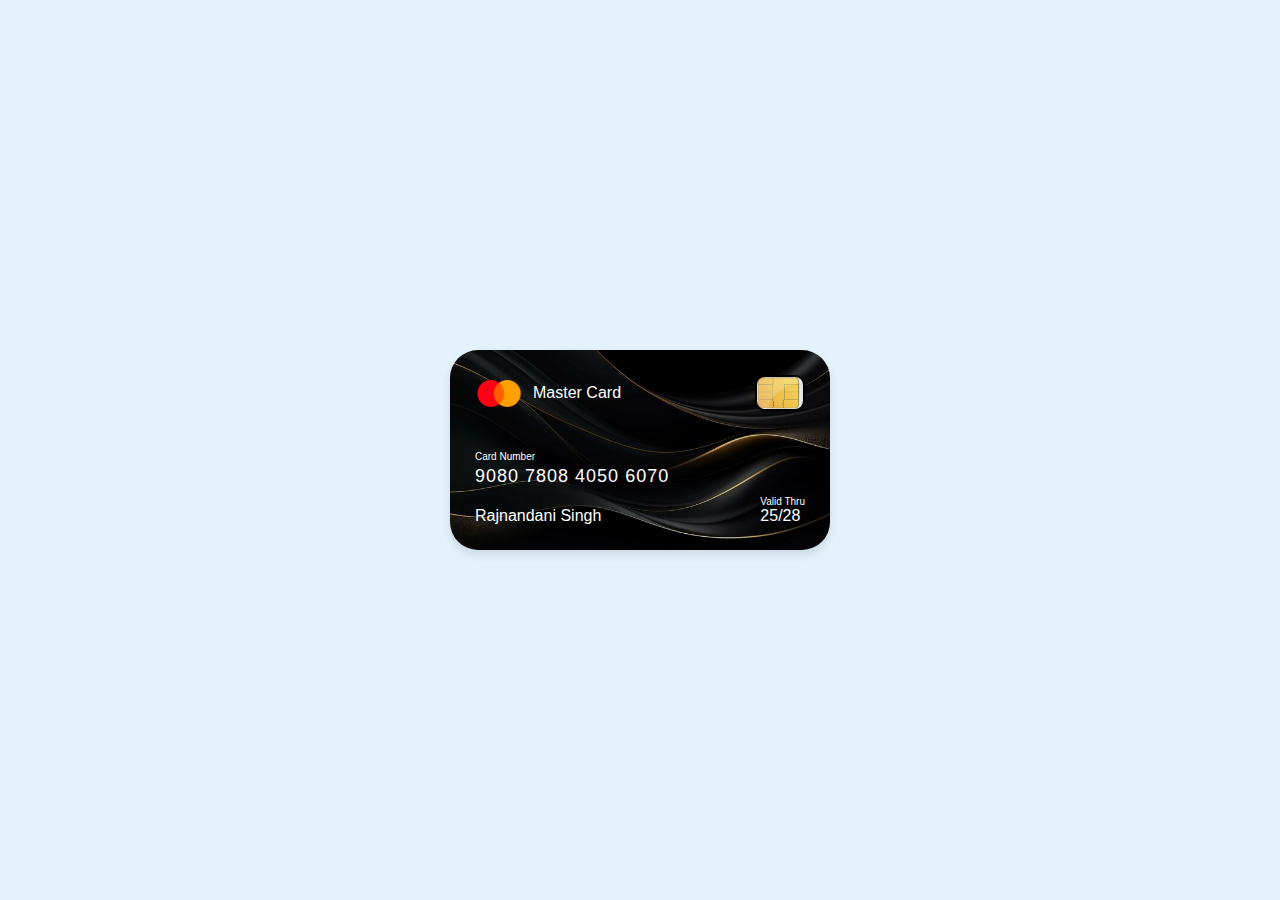
<file: Credit_Card/index.html>
<!DOCTYPE html>
<html lang="en">
<head>
    <meta charset="UTF-8">
    <meta name="viewport" content="width=device-width, initial-scale=1.0">
    <title>Credit Card UI Design</title>
    <link rel="stylesheet" href="style.css">
</head>
<body>
    <div class="container">
        <header>
            <span class="logo">
                <img src="Mastercard-Logo.png" alt="">
                <h5>Master Card</h5>
            </span>
            <img src="logoa.jpg" alt="" class="chip">           
        </header>

        <div class="card-details">
            <div class="name-number">
                <h6>Card Number</h6>
                <h5 class="number">9080 7808 4050 6070</h5>
                <h5 class="name">Rajnandani Singh</h5>
            </div>
            <div class="valid-date">
                <h6>Valid Thru</h6>
                <h5>25/28</h5>
            </div>
        </div>

        </div>
    </div>
</body>
</html>
</file>
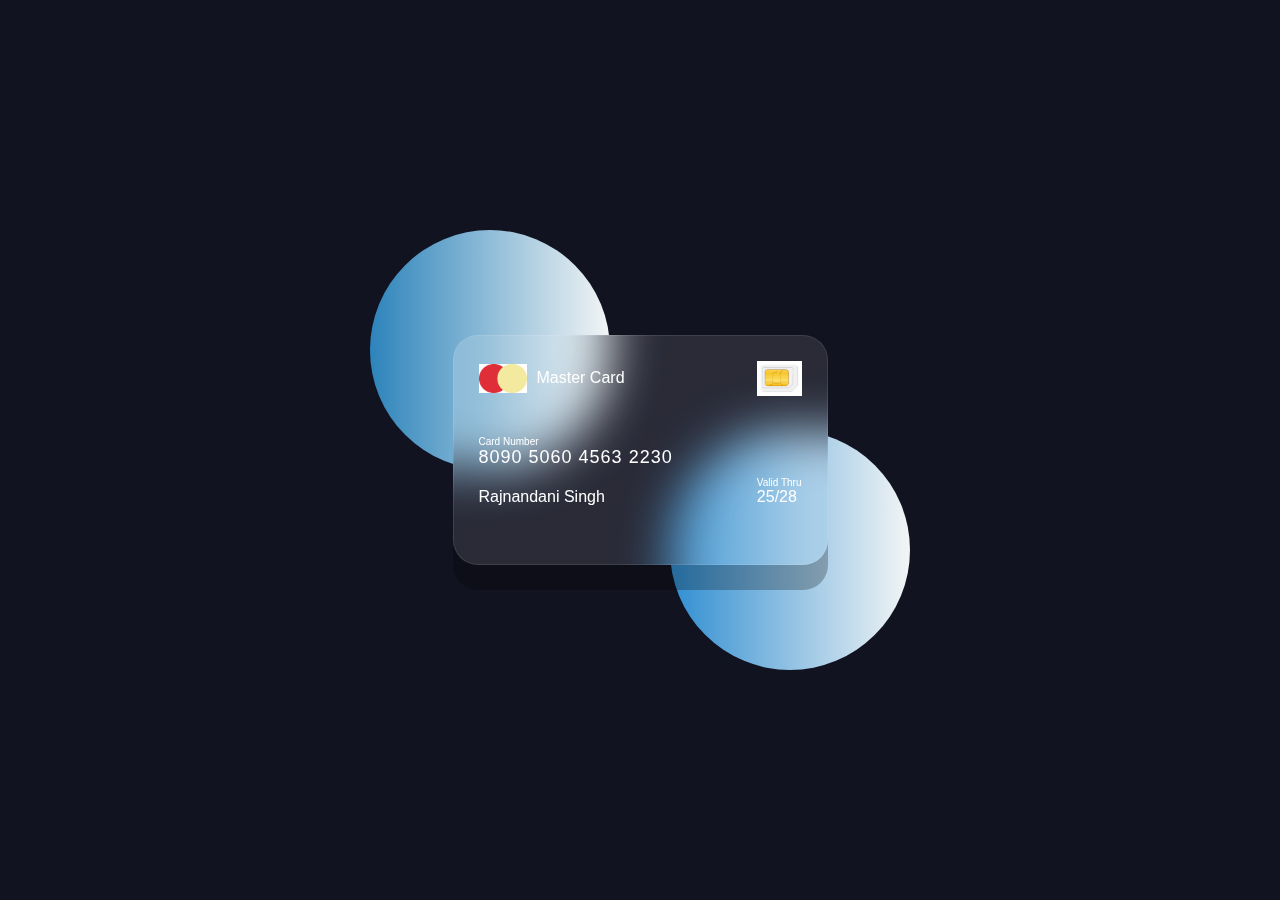
<file: Flipping_Card/index.html>
<!DOCTYPE html>
<html lang="en">
<head>
    <meta charset="UTF-8">
    <meta name="viewport" content="width=device-width, initial-scale=1.0">
    <title>Flipping Card UI Design</title>
    <link rel="stylesheet" href="style.css">
</head>
<body>
    <section>
        <div class="container">
            <div class="card front-face">
                <header>
                    <span class="logo">
                        <img src="logoc.png" alt="">
                        <h5>Master Card</h5>
                    </span>
                    <img src="Chip.jpg" alt="" class="chip">
                </header>

                <div class="card-details">
                    <div class="name-number">
                        <h6>Card Number</h6>
                        <h5 class="number">8090 5060 4563 2230</h5>
                        <h5 class="name">Rajnandani Singh</h5>
                            
                    </div>
                    <div class="valid-date">
                        <h6>Valid Thru</h6>
                        <h5>25/28</h5>
                    </div>
                </div>
            </div>

            <div class="card back-face">             
                <h6>For customer service call +977 5434 3245 0r email at mastercard@gmail.com</h6>
                <span class="magnetic-strip">
                <div class="signature"><i>005</i></div>
                <h5>Priceless moments, made possible by Mastercard.There are some things money can’t buy. For everything else, there’s Mastercard.                    
                </h5>


                </span>
            </div>
        </div>
    </section>
</body>
</html>
</file>
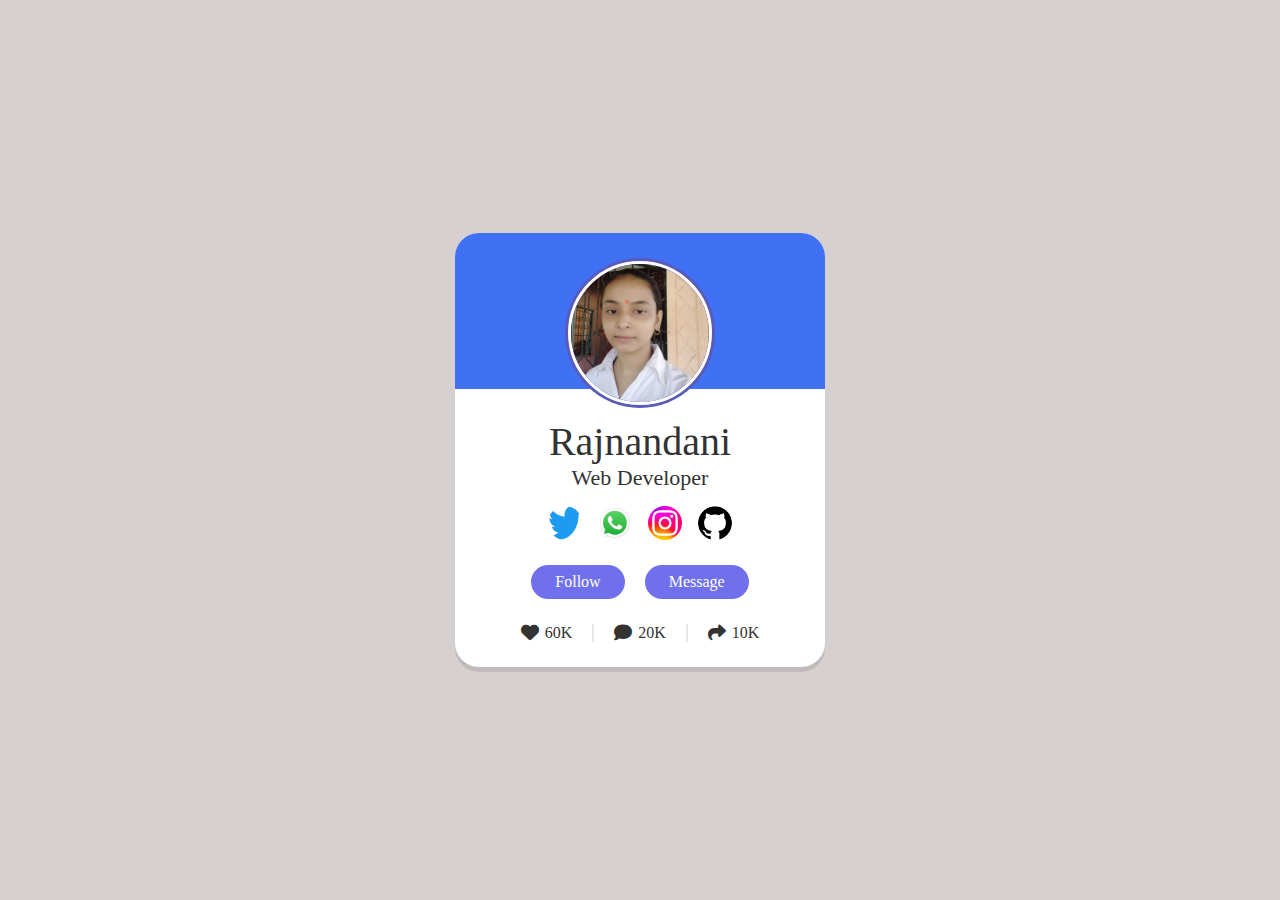
<file: Html_Css_Project/index.html>
<!DOCTYPE html>
<html lang="en">
<head>
    <meta charset="UTF-8">
    <meta name="viewport" content="width=device-width, initial-scale=1.0">
    <title>Profile Card UI Designt</title>
    <link rel="stylesheet" href="style.css">
    <!-- Boxicons Css -->
     <!-- <link rel="stylesheet" href='https://unpkg.com/boxicons@2.12/css/boxicons.min.css'> -->
     <link rel="stylesheet" href="https://cdnjs.cloudflare.com/ajax/libs/font-awesome/4.7.0/css/font-awesome.min.css">   
     <link rel="stylesheet" href="https://cdnjs.cloudflare.com/ajax/libs/font-awesome/6.5.2/css/all.min.css">
         <link rel="stylesheet" href="https://cdnjs.cloudflare.com/ajax/libs/font-awesome/4.7.0/css/font-awesome.min.css">
</head>
<body>
        <div class="profile-card">
            <div class="image">
                <img src="Screenshot (19).png" alt="" class="profile-img">

            </div>
            <div class="text-data">
                <span class="name">Rajnandani</span>
                <span class="job">Web Developer</span>
            </div>
            <div class="media-buttons">
               <img class= "link" src="logo1.png" >
               <img  class= "link" src="logo2.jpg" >
               <img  class= "link" src="logo3.jpg" >
               <img  class= "link" src="logo4.png" >
               
            </div>

            <div class="buttons">
                <button class="button">Follow</buttom>
                <button class="button">Message</buttom>
            </div>

            <div class="analytics">
                <div class="data">
                   <i class="fa fa-heart"></i>
                   <span class="number">60K</span>
                </div>
                <div class="data">
                    <i class="fas fa-comment"></i>
                    
                   <span class="number">20K</span>
                </div>
                <div class="data">
                    <i class="fa fa-share" aria-hidden="true"></i>
                    <span class="number">10K</span>
                </div>
            </div>
           
           
        </div>
        
        
  
</body>
</html>
</file>
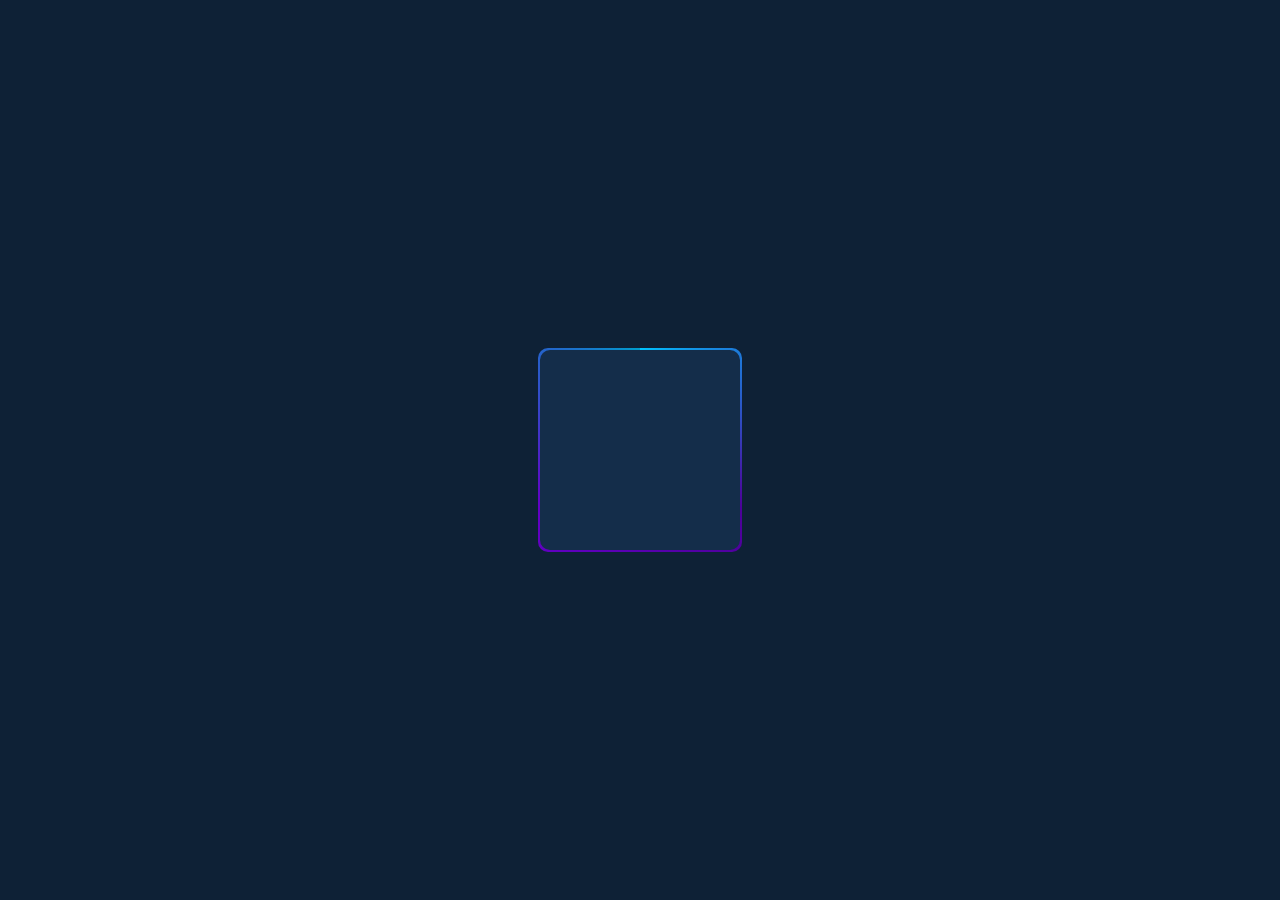
<file: Modern_CSS_Border/index.html>
<!DOCTYPE html>
<html lang="en">
<head>
    <meta charset="UTF-8">
    <meta name="viewport" content="width=device-width, initial-scale=1.0">
    <title>Gradient Border</title>
    <link rel="stylesheet" href="style.css">
</head>
<body>
    <div class="box"></div>
</body>
</html>
</file>
<file: Credit_Card/style.css>
*{
    margin: 0;
    padding: 0;
    box-sizing: border-box;
    font-family: 'Segoe UI', Tahoma, Geneva, Verdana, sans-serif;
}
body{
    min-height: 100vh;
    display: flex;
    justify-content: center;
    align-items: center;
    background: #e3f2fd;
}
header,
.logo{
    display: flex;
    align-items: center;
    justify-content: space-between;
}
.container{
    position: relative;
    background-image: url(bg.jpg);
    background-size: cover;
    padding: 25px;
    border-radius: 28px;
    max-width: 380px;
    width: 100%;
    box-shadow: 0 5px 10px rgba(0,0,0,0.1);
}
.logo img{
    width: 48px;
    margin-right: 10px;
}
h5{
    font-size: 16px;
    font-weight: 400;
    color: #fff;
}
h6{
    color: #fff;
    font-size: 10px;
    font-weight: 400;
}
header .chip{
    width: 50px;
    border-radius: 10px;
    border: 2px solid black; 
}
h5.number{
    margin-top: 4px;
    font-size: 18px;
    letter-spacing: 1px;
}
h5.name{
    margin-top: 20px;

}
.container .card-details{
    margin-top: 40px;
    display: flex;
    justify-content: space-between;
    align-items: self-end;
}
</file>
<file: Flipping_Card/style.css>
*{
    margin: 0;
    padding: 0;
    box-sizing: border-box;
    font-family: 'Gill Sans', 'Gill Sans MT', Calibri, 'Trebuchet MS', sans-serif;

}
section{
    min-height: 100vh;
    width: 100%;
    background-color: #121321;
    display: flex;
    align-items: center;
    justify-content: center;
    color: #fff;
    perspective: 1000px;
}
section::before{
    content: "";
    position: absolute;
    height: 240px;
    width:240px;
    border-radius: 50%;
    transform: translate(-150px,-100px);
    background: linear-gradient(90deg, #2d84bb,#f3f5f5);
}
section::after{
    content: "";
    position: absolute;
    height: 240px;
    width:240px;
    border-radius: 50%;
    transform: translate(150px,100px);
    background: linear-gradient(90deg, #308ed1,#f3f5f5);
}
.container{
    position: relative;
    height: 230px;
    width: 375px;
    z-index:100;
    transition: 0.6s;
    transform-style: preserve-3d;
}
.container:hover{
    transform: rotateY(180deg);
}
.container .card{
    position: absolute;
    height: 100%;
    width: 100%;
    padding: 25px;
    border-radius: 25px;
    backdrop-filter: blur(25px) ;
    background: rgba(255,255,255,0.1);
    box-shadow: 0 25px rgba(0, 0, 0, 0.25);
    border: 1px solid rgba(255,255,255,0.1);
    backface-visibility: hidden;
}
.front-face header,
.front-face .logo{
    display: flex;
    align-items: center;
}
.front-face header{
    justify-content: space-between;
}
.front-face .logo img{
    width: 48px;
    margin-right:10px ;

}
h5{
    font-size: 16px;
    font-weight: 400;
}
.front-face .chip{
    width: 45px;
    
}
.front-face .card-details{
    margin-top: 40px;
    display: flex;
    align-items: flex-end;
    justify-content: space-between;
}
h6{
    font-size: 10px;
    font-weight: 400;
}
h5.number{
    font-size: 18px;
    letter-spacing: 1px;
}
h5.name{
    margin-top: 20px;
}
.card.back-face{
    border: none;
    padding:15px 25px 25px 25px ;
    transform: rotateY(180deg);
}
.card.back-face h6{
    font-size: 8px;
}
.card.back-face .magnetic-strip{
    position: absolute;
    top: 40px;
    left: 0;
    height: 45px;
    width: 100%;
    background: #000;
}
.card.back-face .signature{
    display: flex;
    justify-content: flex-end;
    align-items: center;
    margin-top: 80px;
    height: 40px;
    width: 85%;
    border-radius: 6px;
    background: repeating-linear-gradient(#fff,#fff 3px ,#efefef 0px, #efefef 9px);

}
.signature i{
    color: #000;
    font-size: 12px;
    padding: 4px 6px;
    background: #fff;
    border-radius: 4px;
    margin-right: -30px;
    z-index: -1;
}
.card.back-face h5{
    font-size: 8px;
    margin-top: 15px;
}
</file>
<file: Html_Css_Project/style.css>
*{
    font-family: Cambria, Cochin, Georgia, Times, 'Times New Roman', serif;
    margin:0;
    padding:0;
    box-sizing: border-box;
}
body{
    height: 100vh;    
     display: flex;
     align-items: center;
     justify-content:center ;
     background:rgb(214, 208, 208);
 } 
 .profile-card{
    display: flex;
    flex-direction: column;
    align-items: center;
    max-width: 370px;
    width:100%;
    background: white;
    border-radius: 24px;
    padding: 25px;
    box-shadow: 0 5px rgba(0,0,0,0.1);
    position: relative;
 }
 .profile-card::before{
    content:'';
    position: absolute;
    top: 0;
    left: 0;
    height: 36%;
    width: 100%;
    border-radius: 24px 24px 0 0;
    background-color: #4070f4;
 }

.image{
    position: relative;
    height: 150px;
    width: 150px ;
    border-radius: 50%;
    background-color: rgb(90, 90, 185);
    padding: 3px;
    margin-bottom: 10px;
}
.image .profile-img{
    height: 100%;
    width: 100%;
    object-fit: cover;
    border-radius: 50%;
    border: 3px solid #fff;

}
.profile-card .text-data{
    display: flex;
    flex-direction: column;
    align-items: center;
    color:#333 ;
}
.text-data .name{
    font-size: 40px;
    font-weight: 500;
}
.text-data .job{
    font-size: 22px;
    font-weight: 400;
}
.profile-card .media-buttons{
    display: flex;
    align-items: center;
    margin-top: 15px;
}
.media-buttons .link {
    display: flex;   
    align-items: center; 
    justify-content: center;
    height: 34px;
    width: 34px;
    margin: 0 8px;
    /* background-color: #4070f4; */
    color: #fff;
    font-size: 18px;
    border-radius: 50%;
}
.profile-card .buttons{
    display: flex;
    align-items: center;
    margin-top: 25px;
}
.buttons .button{
    border-radius: 24px;
    margin: 0 10px;
    padding: 8px 24px;
    border: none;
    color: #fff;
    font-size:16px;
    font-weight: 400;
    background-color: rgb(112, 112, 236);
    cursor: pointer;
    transition: all 0.3s ease;
}
.buttons .button:hover{
    background-color:violet ;
}
.profile-card .analytics{
    display: flex;
    align-items: center;
    margin-top: 25px;
}
.analytics .data{
     display: flex;
     align-items: center;
     color:#333 ;
     padding: 0 20px;
     border-right: 2px solid #e7e7e7;
}
.data i{
    font-size: 18px;
    margin-right: 6px;
}
.data:last-child{
    border-right: none;
}
</file>
<file: Modern_CSS_Border/style.css>
body{
    margin: 0;
    padding: 0;
    background: #0e2136;
    height: 100vh;
    display: flex;
    justify-content: center;
    align-items: center;
}
.box{
    background: #142d4a;
    height:200px;
    aspect-ratio:1/1;
    border-radius: 10px;
    position: relative;
    display: flex;
    justify-content: center;
    align-items: center;
}
@property --deg{
    syntax:'<angle>';
    inherits: true;
    initial-value:0deg;
}
.box::before{
    content: "";
    position: absolute;
    height: 100%;
    width: 100%;
    background: conic-gradient(
        from var(--deg) at center,
        #00c3ff,
        #4d0199,
        #6300c6,
        #009dcd
    );
    border-radius: inherit;
    z-index: -2;
    padding: 2px;
    animation: autoRotate 2s linear infinite;
}
.box::after{
   
    filter: blur(10px);
}
@keyframes autoRotate{
    to{
        --deg:360deg;
    }
}
</file>
